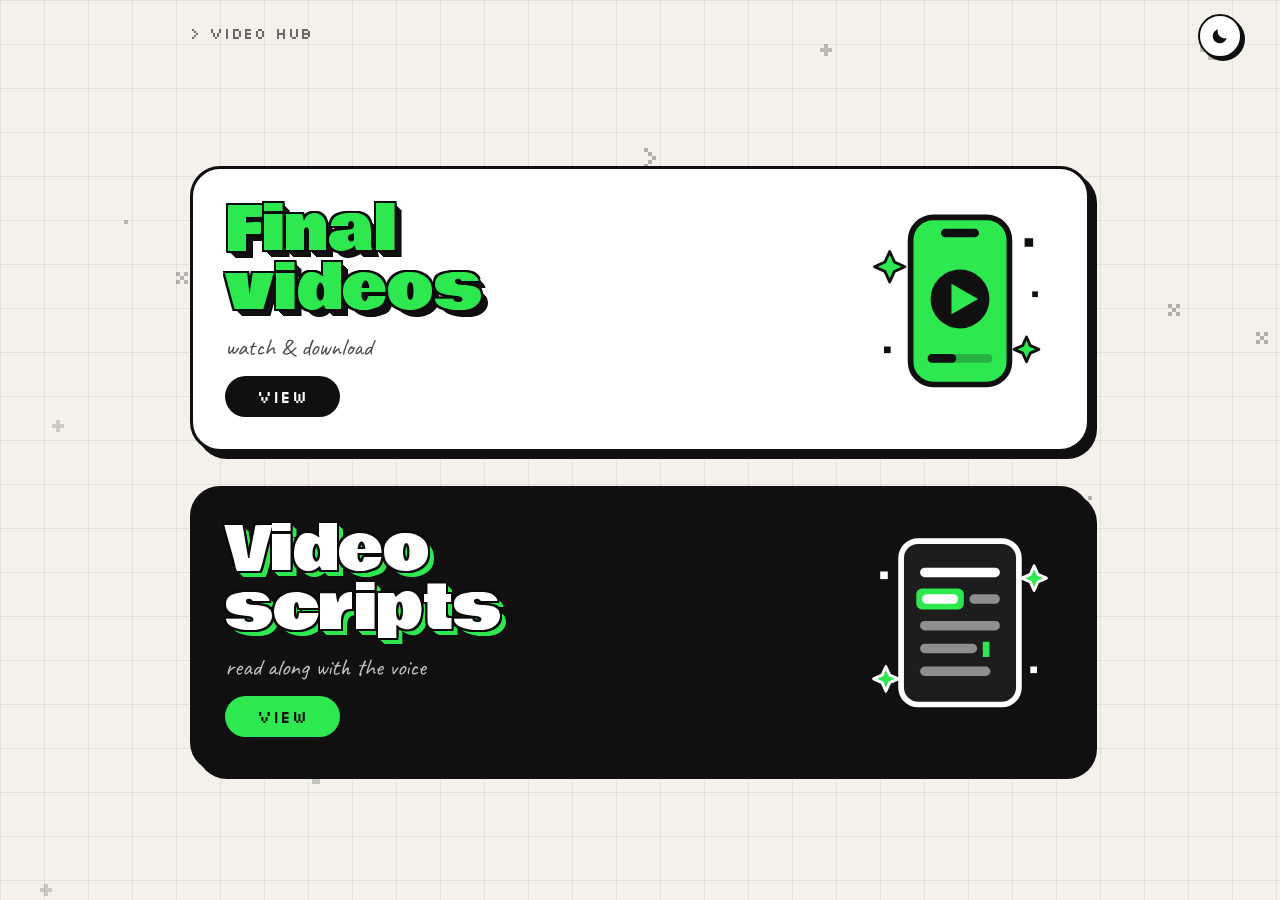
<file: index.html>
<!DOCTYPE html><html lang="en"><head><meta charset="UTF-8"><meta name="viewport" content="width=device-width, initial-scale=1">
<script>try{document.documentElement.dataset.theme=localStorage.getItem("theme")||(matchMedia("(prefers-color-scheme:dark)").matches?"dark":"light")}catch(e){document.documentElement.dataset.theme="light"}</script>
<link href="https://fonts.googleapis.com/css2?family=Archivo+Black&family=Bowlby+One&family=Bricolage+Grotesque:opsz,wght@12..96,400;12..96,500;12..96,800&family=Caveat:wght@500&family=Silkscreen&display=swap" rel="stylesheet">
<link rel="stylesheet" href="style.css?v=9"><title>Video Hub</title></head><body>
<main class="full">
<div class="logo px">&gt; Video Hub</div>
<div class="hub">
 <a class="big ca" href="videos.html"><h2>Final<br>videos</h2><em>watch &amp; download</em><svg class="art" viewBox="0 0 200 220" aria-hidden="true">
 <rect x="48" y="14" width="104" height="176" rx="24" fill="var(--acc)" stroke="var(--t)" stroke-width="6"/>
 <rect x="80" y="26" width="40" height="9" rx="4.5" fill="var(--t)"/>
 <circle cx="100" cy="100" r="31" fill="var(--t)"/><path d="M91 84L119 100 91 116z" fill="var(--acc)"/>
 <rect x="66" y="158" width="68" height="9" rx="4.5" fill="var(--t)" opacity=".25"/><rect x="66" y="158" width="30" height="9" rx="4.5" fill="var(--t)"/>
 <path class="sp" d="M26 50l5 11 11 5-11 5-5 11-5-11-11-5 11-5z" fill="var(--acc)" stroke="var(--t)" stroke-width="3" stroke-linejoin="round"/>
 <path class="sp d2" d="M170 140l4 9 9 4-9 4-4 9-4-9-9-4 9-4z" fill="var(--acc)" stroke="var(--t)" stroke-width="3" stroke-linejoin="round"/>
 <rect x="168" y="36" width="9" height="9" fill="var(--t)"/><rect x="20" y="150" width="7" height="7" fill="var(--t)"/><rect x="176" y="92" width="6" height="6" fill="var(--t)"/>
</svg><span class="pill">VIEW</span></a>
 <a class="big cb" href="scripts.html"><h2>Video<br>scripts</h2><em>read along with the voice</em><svg class="art" viewBox="0 0 200 220" aria-hidden="true">
 <rect x="38" y="18" width="124" height="172" rx="18" fill="var(--pp)" stroke="var(--t)" stroke-width="6"/>
 <rect x="58" y="46" width="84" height="10" rx="5" fill="var(--t)"/>
 <rect x="54" y="68" width="50" height="22" rx="6" fill="var(--acc)"/><rect x="60" y="74" width="38" height="10" rx="5" fill="var(--t)"/>
 <rect x="110" y="74" width="32" height="10" rx="5" fill="var(--t)" opacity=".5"/>
 <rect x="58" y="102" width="84" height="10" rx="5" fill="var(--t)" opacity=".5"/><rect x="58" y="126" width="60" height="10" rx="5" fill="var(--t)" opacity=".5"/><rect x="58" y="150" width="74" height="10" rx="5" fill="var(--t)" opacity=".5"/>
 <rect class="cur" x="124" y="124" width="7" height="16" fill="var(--acc)"/>
 <path class="sp" d="M178 44l4 9 9 4-9 4-4 9-4-9-9-4 9-4z" fill="var(--acc)" stroke="var(--t)" stroke-width="3" stroke-linejoin="round"/>
 <path class="sp d2" d="M22 150l4 9 9 4-9 4-4 9-4-9-9-4 9-4z" fill="var(--acc)" stroke="var(--t)" stroke-width="3" stroke-linejoin="round"/>
 <rect x="16" y="50" width="8" height="8" fill="var(--t)"/><rect x="174" y="150" width="7" height="7" fill="var(--t)"/>
</svg><span class="pill">VIEW</span></a>
</div>
</main>
<script src="lib.js?v=9"></script>
</body></html>
</file>
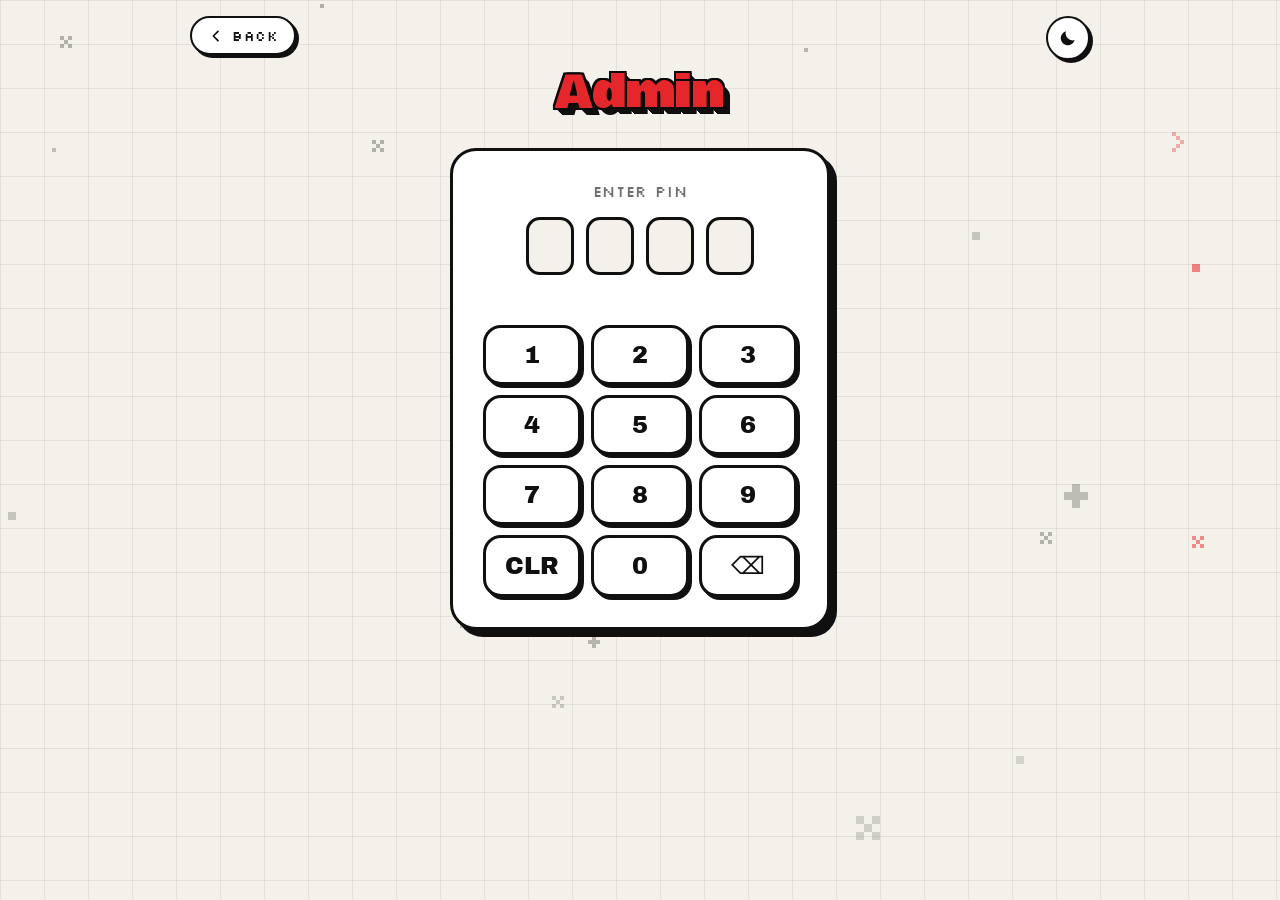
<file: admin.html>
<!DOCTYPE html><html lang="en"><head><meta charset="UTF-8"><meta name="viewport" content="width=device-width, initial-scale=1"><meta name="robots" content="noindex,nofollow">
<script>try{document.documentElement.dataset.theme=localStorage.getItem("theme")||(matchMedia("(prefers-color-scheme:dark)").matches?"dark":"light")}catch(e){document.documentElement.dataset.theme="light"}</script>
<link href="https://fonts.googleapis.com/css2?family=Archivo+Black&family=Bowlby+One&family=Bricolage+Grotesque:opsz,wght@12..96,400;12..96,500;12..96,800&family=Caveat:wght@500&family=Silkscreen&display=swap" rel="stylesheet">
<link rel="stylesheet" href="style.css?v=9"><title>Admin</title>
<style>
/* RED THEME - admin page only */
:root{--acc:#e5262b;--hl:rgba(229,38,43,.28)}
[data-theme=dark]{--acc:#ff4a4a;--sh:#ff4a4a;--hl:rgba(255,74,74,.3)}
:root:not([data-theme=dark]){--sh:#101010}
.pin,.fm{padding:clamp(18px,4vw,30px);display:flex;flex-direction:column;gap:16px}
.pin{max-width:380px;margin:auto;align-items:center;text-align:center;width:100%}
.dots{display:flex;gap:12px}.dots i{width:48px;height:58px;border:3px solid var(--bd);border-radius:14px;display:grid;place-items:center;background:var(--bg)}
.dots i.on::after{content:"";width:18px;height:18px;border-radius:50%;background:var(--acc);border:3px solid var(--bd)}
.shake{animation:sh .4s}@keyframes sh{25%{transform:translateX(-8px)}75%{transform:translateX(8px)}}
.keys{display:grid;grid-template-columns:repeat(3,1fr);gap:10px;width:100%}
.keys button{font-family:'Archivo Black',sans-serif;font-size:1.5rem;padding:14px 0;color:var(--ink);background:var(--card);border:3px solid var(--bd);border-radius:18px;box-shadow:3px 3px 0 var(--sh);cursor:pointer}
.keys button:active{transform:translate(2px,2px);box-shadow:1px 1px 0 var(--sh)}
.btn,.num{color:#fff}
.fld{display:flex;flex-direction:column;gap:6px;font-weight:800;text-align:left}
input,textarea,select{font:inherit;font-weight:500;padding:12px 14px;border:3px solid var(--bd);border-radius:14px;background:var(--bg);color:var(--ink);width:100%}
textarea{resize:vertical;line-height:1.5}
.row .ttl{flex:1;min-width:0}.acts{display:flex;gap:8px;flex-wrap:wrap;justify-content:flex-end}
.dng{background:#7a0b0e;color:#fff}
.err{color:var(--acc);font-weight:800}
/* top bar */
.top{display:flex;flex-direction:column;gap:6px;padding-top:2px}
.cluster{display:flex;justify-content:space-between;align-items:center;gap:10px}
.rt{display:flex;align-items:center;gap:10px}
.cluster .theme{position:static}
.circ{width:44px;height:44px;padding:0;justify-content:center}
.circ svg{width:20px;height:20px;fill:none;stroke:currentColor;stroke-width:2.4;stroke-linecap:round;stroke-linejoin:round}
.cluster .back svg{width:16px;height:16px;fill:none;stroke:currentColor;stroke-width:2.6;stroke-linecap:round;stroke-linejoin:round}
.ttlc{text-align:center;font-size:clamp(2rem,9vw,2.8rem);padding:2px 0 8px}
/* big tabs */
.tabs{display:grid;grid-template-columns:1fr 1fr;gap:14px}
.tabs button{--hf:var(--acc);--hs:#101010;font-family:'Bowlby One','Archivo Black',sans-serif;text-transform:none;letter-spacing:0;font-size:clamp(1.7rem,8vw,2.5rem);padding:clamp(20px,5vw,28px) 10px clamp(24px,5vw,32px);line-height:1;color:var(--hf);background:var(--card);border:3px solid var(--bd);border-radius:22px;box-shadow:5px 5px 0 var(--sh);cursor:pointer;
 text-shadow:-2px -2px 0 #0b0b0b,2px -2px 0 #0b0b0b,-2px 2px 0 #0b0b0b,2px 2px 0 #0b0b0b,0 -2px 0 #0b0b0b,0 2px 0 #0b0b0b,-2px 0 0 #0b0b0b,2px 0 0 #0b0b0b,3px 3px 0 var(--hs),4px 4px 0 var(--hs),5px 5px 0 var(--hs),6px 6px 0 #0b0b0b}
[data-theme=dark] .tabs button{--hf:#f4f3ee;--hs:var(--acc)}
.tabs button:active{transform:translate(3px,3px);box-shadow:1px 1px 0 var(--sh)}
.tabs button.on,[data-theme=dark] .tabs button.on{background:var(--acc);--hf:#fff;--hs:#101010}
/* plus button + fade */
.afade{position:fixed;left:0;right:0;bottom:0;height:min(170px,26vh);z-index:4;pointer-events:none;background:linear-gradient(to bottom,transparent,var(--bg) 72%)}
.fab{position:fixed;left:50%;transform:translateX(-50%);bottom:max(18px,env(safe-area-inset-bottom));z-index:6;width:74px;height:74px;border-radius:50%;border:3px solid var(--bd);background:var(--acc);color:#fff;display:grid;place-items:center;cursor:pointer;box-shadow:5px 5px 0 var(--sh)}
.fab svg{width:34px;height:34px;fill:none;stroke:currentColor;stroke-width:3.4;stroke-linecap:round}
.fab:active{transform:translate(calc(-50% + 3px),3px);box-shadow:1px 1px 0 var(--sh)}
.pad{height:150px}
/* form extras */
.sec{font-family:'Silkscreen',monospace;text-transform:uppercase;font-size:.8rem;letter-spacing:.06em;color:var(--mute);margin-top:4px}
.pastebar{display:flex;justify-content:space-between;align-items:center;gap:10px}
.mini{padding:7px 14px;font-size:.78rem}
.file{display:flex;align-items:center;gap:12px;flex-wrap:wrap;padding:12px 14px;border:3px dashed var(--bd);border-radius:14px;background:var(--bg)}
.file input{display:none}
.file span{font-weight:500;color:var(--mute);word-break:break-all;flex:1;min-width:120px}
.fbar{display:flex;gap:10px;flex-wrap:wrap;align-items:center}
</style></head><body>
<main><div class="top"><div class="cluster" id="cluster"><div class="rt" id="rt"></div></div><h1 class="ttlc">Admin</h1></div><div id="app"></div></main>
<script>
/* admin only: recolor the green background sparkles to red (lib.js is shared with the main site and stays untouched) */
(function(){var d=Object.getOwnPropertyDescriptor(CanvasRenderingContext2D.prototype,"fillStyle");
Object.defineProperty(CanvasRenderingContext2D.prototype,"fillStyle",{get:d.get,set:function(v){if(typeof v==="string")v=v.replace("rgba(46,232,79,","rgba(229,38,43,");d.set.call(this,v)}})})();
</script>
<script src="lib.js?v=9"></script>
<script>
const PIN="6767",{o,r}=repo();let tab="videos",token=localStorage.getItem("ghtoken")||"",notice="";
const app=$("app"),base="https://api.github.com/repos/"+o+"/"+r;
const hdr=(x={})=>({Accept:"application/vnd.github+json",Authorization:"Bearer "+token,...x});
async function gh(p,opt={}){const res=await fetch(base+p,{cache:"no-store",...opt,headers:hdr(opt.headers)});
 if(!res.ok){const e=new Error("http");e.status=res.status;throw e}return res.status===204?null:res.json()}
async function raw(p){const res=await fetch(base+"/contents/"+p,{cache:"no-store",headers:hdr({Accept:"application/vnd.github.raw+json"})});if(!res.ok)throw 0;return res.text()}
const cp=p=>"/contents/"+p.split("/").map(encodeURIComponent).join("/");
const ls=async d=>{try{return await gh(cp(d))}catch(e){if(e.status===404)return[];throw e}};
const put=(p,b64,sha,m)=>gh(cp(p),{method:"PUT",headers:{"Content-Type":"application/json"},body:JSON.stringify({message:m,content:b64,...(sha?{sha}:{})})});
const del=(p,sha,m)=>gh(cp(p),{method:"DELETE",headers:{"Content-Type":"application/json"},body:JSON.stringify({message:m,sha})});
const enc=t=>{const b=new TextEncoder().encode(t);let s="";for(let i=0;i<b.length;i+=8192)s+=String.fromCharCode(...b.subarray(i,i+8192));return btoa(s)};
const fb64=f=>new Promise((ok,no)=>{const x=new FileReader();x.onload=()=>ok(x.result.split(",")[1]);x.onerror=no;x.readAsDataURL(f)});
const slug=t=>t.toLowerCase().normalize("NFKD").replace(/[^a-z0-9]+/g,"-").replace(/^-|-$/g,"").slice(0,28);
const explain=e=>e.status===401?(localStorage.removeItem("ghtoken"),token="","The GitHub token is wrong or expired. Add a new one."):e.status===403||e.status===404?"GitHub says no. Check the token allows 'Contents: Read and write' for the repository "+r+".":e.status===409||e.status===422?"A save clashed with another one. Wait a few seconds and try again.":"Something went wrong"+(e.status?" ("+e.status+")":"")+". Check your internet and try again.";
const btn=(c,t,f)=>{const b=el("button",c);b.type="button";b.textContent=t;b.onclick=f;return b};

const IC_BACK='<svg viewBox="0 0 24 24"><path d="M15 5l-7 7 7 7"/></svg>',
IC_EXIT='<svg viewBox="0 0 24 24"><path d="M9 21H5a2 2 0 0 1-2-2V5a2 2 0 0 1 2-2h4"/><path d="M16 17l5-5-5-5"/><path d="M21 12H9"/></svg>',
IC_PLUS='<svg viewBox="0 0 24 24"><path d="M12 4v16M4 12h16"/></svg>';
const cluster=$("cluster");
const backb=el("button","back");backb.id="backb";backb.type="button";backb.innerHTML=IC_BACK+"Back";
const exitb=el("button","back circ");exitb.id="exitb";exitb.type="button";exitb.innerHTML=IC_EXIT;exitb.setAttribute("aria-label","Exit admin");exitb.title="Exit";
cluster.prepend(backb);const rt=$("rt");rt.append(exitb);
const tb=document.querySelector("body > .theme");if(tb)rt.append(tb);
const fade=el("div","afade"),fab=el("button","fab");fab.type="button";fab.innerHTML=IC_PLUS;fab.setAttribute("aria-label","Add new");
document.body.append(fade,fab);
let goBack=()=>{location.href="index.html"};
backb.onclick=()=>goBack();
exitb.onclick=()=>{sessionStorage.removeItem("adm");gate()};
// v: "gate" | "connect" | "dash" | "form"
function view(v){
 fade.hidden=fab.hidden=v!=="dash";
 exitb.hidden=v==="gate";
 goBack=v==="form"?()=>dash():()=>{location.href="index.html"};
 scrollTo(0,0);
}

function gate(){
 view("gate");
 app.innerHTML='<div class="card pin"><p class="px hint">Enter PIN</p><div class="dots" id="dots"><i></i><i></i><i></i><i></i></div><p class="hint" id="pm">&nbsp;</p><div class="keys" id="keys"></div></div>';
 let v="",busy=false;const dots=[...document.querySelectorAll("#dots i")];
 const paint=()=>dots.forEach((d,i)=>d.classList.toggle("on",i<v.length));
 const press=k=>{if(busy)return;if(k==="x")v=v.slice(0,-1);else if(k==="c")v="";else if(v.length<4)v+=k;paint();
  if(v.length===4){if(v===PIN){removeEventListener("keydown",kd);sessionStorage.setItem("adm","1");start()}
   else{busy=true;$("pm").textContent="Wrong PIN";$("dots").classList.add("shake");setTimeout(()=>{$("dots").classList.remove("shake");v="";busy=false;paint();$("pm").innerHTML="&nbsp;"},500)}}};
 const kd=e=>{if(/^\d$/.test(e.key))press(e.key);else if(e.key==="Backspace")press("x")};
 addEventListener("keydown",kd);
 const L={c:"CLR",x:"\u232B"};["1","2","3","4","5","6","7","8","9","c","0","x"].forEach(k=>{const b=el("button");b.textContent=L[k]||k;b.onclick=()=>press(k);$("keys").append(b)});
}
function start(){token?dash():connect()}
function connect(m){
 view("connect");
 app.innerHTML='<div class="card fm"><h1>Connect</h1><p class="hint">Link your GitHub account</p><p class="hint">Repository: <b></b></p><label class="fld">GitHub token<input id="tok" type="password" autocomplete="off" placeholder="github_pat_..."></label><p class="hint">Paste it once. It is kept only in this browser.</p><p class="err" id="cm"></p><div class="bar"></div></div>';
 app.querySelector("b").textContent=o+"/"+r;if(m)$("cm").textContent=m;
 app.querySelector(".bar").append(btn("btn","Connect",async()=>{token=$("tok").value.trim();
  try{const j=await gh("");if(!j.permissions||!j.permissions.push)throw{status:403};localStorage.setItem("ghtoken",token);dash()}catch(e){token="";$("cm").textContent=explain(e)}}));
}
async function dash(){
 view("dash");
 app.innerHTML='<div style="display:flex;flex-direction:column;gap:18px"><div class="tabs"></div><p class="hint" id="nt"></p><div class="list" id="items"></div><div class="pad"></div></div>';
 const tabs=app.querySelector(".tabs");
 [["videos","Video"],["scripts","Script"]].forEach(([k,l])=>{tabs.append(btn(tab===k?"on":"",l,()=>{tab=k;dash()}))});
 fab.onclick=()=>form(null);
 $("nt").textContent=notice;notice="";
 const box=$("items");box.append(msg("Loading..."));
 try{
  const names=natural((await ls(tab)).filter(x=>x.type==="dir").map(x=>x.name)).reverse();
  const ts=await Promise.all(names.map(n=>raw(tab+"/"+n+"/info.txt").then(t=>parseInfo(t).title||pretty(n)).catch(()=>pretty(n))));
  box.innerHTML="";if(!names.length)box.append(msg("Nothing here yet. Tap the + button."));
  names.forEach((n,i)=>{const row=el("div","card row"),num=el("span","num"),t=el("span","ttl"),a=el("div","acts");
   num.textContent=numOf(n,0);t.textContent=ts[i];
   const idle=()=>{a.innerHTML="";a.append(btn("back","Edit",()=>form(n)),btn("back","Delete",ask))};
   const ask=()=>{a.innerHTML="";a.append(btn("back dng","Yes, delete",()=>remove(n,a)),btn("back","Cancel",idle))};
   idle();row.append(num,t,a);box.append(row)});
 }catch(e){box.innerHTML="";box.append(msg(explain(e)));if(e.status===401)setTimeout(()=>connect(),1500)}
}
async function renum(k,n){
 const R=await gh("/git/ref/heads/main"),cm=await gh("/git/commits/"+R.object.sha),tr=await gh("/git/trees/"+cm.tree.sha+"?recursive=1");
 const bl=tr.tree.filter(x=>x.type==="blob"&&x.path.startsWith(k+"/")),fo=natural([...new Set(bl.map(x=>x.path.split("/")[1]))]).filter(f=>f!==n),
 nn={};fo.forEach((f,i)=>nn[f]=String(i+1).padStart(2,"0")+"-"+f.replace(/^\d+-?/,""));
 const add=bl.filter(x=>nn[x.path.split("/")[1]]).map(x=>{const p=x.path.split("/");p[1]=nn[p[1]];return{path:p.join("/"),mode:x.mode,type:"blob",sha:x.sha}}),
 keep=new Set(add.map(x=>x.path)),dl=bl.map(x=>x.path).filter(p=>!keep.has(p)).map(path=>({path,mode:"100644",type:"blob",sha:null}));
 const t=await gh("/git/trees",{method:"POST",body:JSON.stringify({base_tree:cm.tree.sha,tree:[...add,...dl]})}),
 c=await gh("/git/commits",{method:"POST",body:JSON.stringify({message:"Delete "+n+" and renumber",tree:t.sha,parents:[cm.sha]})});
 await gh("/git/refs/heads/main",{method:"PATCH",body:JSON.stringify({sha:c.sha})});}
async function remove(n,a){
 a.textContent="Deleting...";
 try{await renum(tab,n);notice="Deleted and renumbered. GitHub needs 1-3 minutes to publish it to the live site."}
 catch(e){notice=explain(e)}
 dash();
}
async function form(item){
 view("form");
 const sc=tab==="scripts",k=tab;
 app.innerHTML='<div class="card fm"><h1></h1>'+
  '<label class="fld">'+(sc?"Header (title)":"Title")+'<input id="f_t" placeholder="'+(sc?"Script header":"Video title")+'"></label>'+
  '<label class="fld">'+(sc?"Instagram reel link":"YouTube link (clients watch this)")+'<input id="f_v" inputmode="url" placeholder="https://..."></label>'+
  (sc?"":'<label class="fld">Google Drive link (for the Download button)<input id="f_d" inputmode="url" placeholder="https://drive.google.com/..."></label>')+
  '<label class="fld">Video shape<select id="f_s"><option value="vertical">Vertical (reel)</option><option value="wide">Wide (16:9)</option></select></label>'+
  (sc?'<div class="fld"><div class="pastebar"><span>Script text</span><button type="button" class="back mini" id="f_paste">Paste</button></div><textarea id="f_x" rows="14" placeholder="Paste or type the script here. One line per line. Blank line = new paragraph. Put *stars* around bold lines."></textarea></div>'+
   '<div class="fld"><span>Audio file (MP3)</span><label class="file"><input id="f_a" type="file" accept=".mp3,audio/mpeg"><span class="back" id="f_pick">Choose MP3</span><span id="f_an">No file chosen</span></label></div>':"")+
  '<p class="hint" id="st"></p><div class="fbar"></div></div>';
 app.querySelector("h1").textContent=(item?"Edit ":"New ")+(sc?"script":"video");
 const st=m=>{$("st").textContent=m},sh={};
 const bar=app.querySelector(".fbar"),save=btn("btn","Save",go),cancel=btn("back","Cancel",dash);bar.append(save,cancel);
 if(sc){
  $("f_a").onchange=()=>{const f=$("f_a").files[0];$("f_an").textContent=f?f.name:(item?"Keeping current audio":"No file chosen")};
  $("f_paste").onclick=async()=>{try{const t=await navigator.clipboard.readText();const x=$("f_x");x.value=x.value?x.value+"\n"+t:t}catch(e){st("Your browser blocked pasting. Long-press inside the box and choose Paste.")}};
  if(item)$("f_an").textContent="Keeping current audio (choose a file to replace it)";
 }
 if(item){st("Loading...");save.disabled=true;
  try{(await ls(k+"/"+item)).forEach(f=>sh[f.name]=f.sha);
   const i=parseInfo(await raw(k+"/"+item+"/info.txt").catch(()=>""));
   $("f_t").value=i.title||pretty(item);$("f_v").value=i.video;if(!sc)$("f_d").value=i.download;$("f_s").value=i.wide?"wide":"vertical";
   if(sc)$("f_x").value=await raw(k+"/"+item+"/script.txt").catch(()=>"");st("")}
  catch(e){st(explain(e));return}
  save.disabled=false}
 async function go(){
  const t=$("f_t").value.trim(),v=$("f_v").value.trim(),d=sc?"":$("f_d").value.trim(),w=$("f_s").value==="wide";
  if(!t)return st("Please enter a title.");
  let tx="",au=null;
  if(sc){tx=$("f_x").value.replace(/\r/g,"").trim();au=$("f_a").files[0]||null;
   if(!tx)return st("Please paste the script text.");
   if(!item&&!au)return st("Please choose the MP3 audio file.");
   if(au&&!/\.mp3$/i.test(au.name))return st("Audio must be an MP3 file.");
   if(au&&au.size>25*1024*1024)return st("That audio is over 25 MB. Export it smaller (96 kbps mono).")}
  save.disabled=true;
  try{
   let folder=item;
   if(!item){const dirs=(await ls(k)).filter(x=>x.type==="dir").map(x=>x.name);
    folder=String(Math.max(0,...dirs.map(n=>+(n.match(/^\d+/)||[0])[0]))+1).padStart(2,"0")+"-"+(slug(t)||"item")}
   const info="Title: "+t+"\nVideo: "+v+(d?"\nDownload: "+d:"")+"\nShape: "+(w?"wide":"vertical")+"\n";
   const fl=[];
   if(sc){fl.push({n:"script.txt",b:enc(tx+"\n")});if(au)fl.push({n:"audio.mp3",b:await fb64(au)})}
   fl.push({n:"info.txt",b:enc(info)});
   for(let i=0;i<fl.length;i++){st("Saving "+(i+1)+" of "+fl.length+"...");await put(k+"/"+folder+"/"+fl[i].n,fl[i].b,sh[fl[i].n],(item?"Update ":"Add ")+folder)}
   notice="Saved. GitHub needs 1-3 minutes to publish it to the live site.";dash();
  }catch(e){st(explain(e));save.disabled=false}
 }
}
sessionStorage.getItem("adm")==="1"?start():gate();
</script></body></html>
</file>
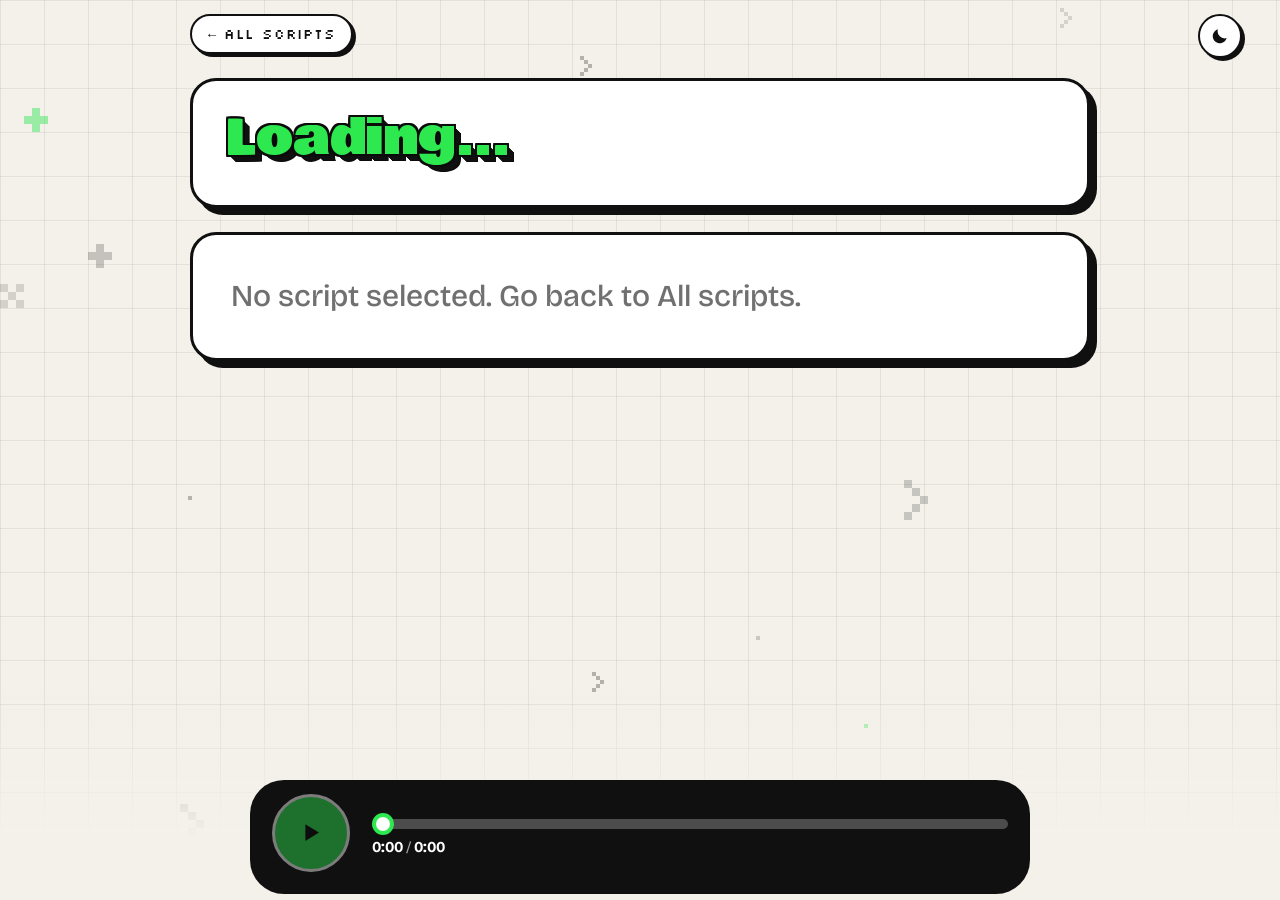
<file: player.html>
<!DOCTYPE html><html lang="en"><head><meta charset="UTF-8"><meta name="viewport" content="width=device-width, initial-scale=1">
<script>try{document.documentElement.dataset.theme=localStorage.getItem("theme")||(matchMedia("(prefers-color-scheme:dark)").matches?"dark":"light")}catch(e){document.documentElement.dataset.theme="light"}</script>
<link href="https://fonts.googleapis.com/css2?family=Archivo+Black&family=Bowlby+One&family=Bricolage+Grotesque:opsz,wght@12..96,400;12..96,500;12..96,800&family=Caveat:wght@500&family=Silkscreen&display=swap" rel="stylesheet">
<link rel="stylesheet" href="style.css?v=9"><title>Script</title></head><body>

<main style="padding-bottom:210px">
<a class="back" href="scripts.html">&larr; All scripts</a>
<header class="card"><h1 id="title">Loading...</h1></header>
<div class="card" id="res" hidden></div>
<article class="card" id="box"><p class="note">Loading audio and syncing the text...</p></article>
</main>
<div class="fade"></div>
<div class="dock">
 <button id="play" aria-label="Play audio" disabled></button>
 <div class="track"><div class="np" id="np"></div>
  <input id="bar" type="range" min="0" max="1000" value="0" aria-label="Seek">
  <div class="time"><b id="cur">0:00</b> <i>/</i> <b id="tot">0:00</b></div></div>
</div>
<audio id="audio" preload="auto"></audio>
<script src="lib.js?v=9"></script><script src="align.js?v=9"></script>
<script>
const audio=$("audio"),box=$("box"),btn=$("play"),bar=$("bar");
const PLAY='<svg viewBox="0 0 24 24"><path d="M7 4v16l13-8z"/></svg>',PAUSE='<svg viewBox="0 0 24 24"><path d="M6 4h4v16H6zM14 4h4v16h-4z"/></svg>';
btn.innerHTML=PLAY;
const folder=new URLSearchParams(location.search).get("s");
const fail=m=>{box.innerHTML='<p class="note"></p>';box.firstChild.textContent=m};
let words=[],active=-1,lastUser=0;
["wheel","touchmove","keydown"].forEach(e=>addEventListener(e,()=>lastUser=Date.now(),{passive:true}));
function follow(e){
 if(Date.now()-lastUser<4000)return;
 scrollTo({top:scrollY+e.getBoundingClientRect().top-innerHeight*0.38,behavior:"smooth"});
}
async function init(){
 if(!folder)return fail("No script selected. Go back to All scripts.");
 const info=await readInfo("scripts",folder);
 $("title").textContent=cap(info.title);$("np").textContent=info.title;document.title=info.title;
 if(info.video){$("res").hidden=false;$("res").append(buildEmbed(info.video,info.wide,true))}
 const base="scripts/"+encodeURIComponent(folder)+"/";let txt,ab;
 try{
  const [a,b]=await Promise.all([fetch(base+"script.txt?"+Date.now()),fetch(base+"audio.mp3")]);
  if(a.status===404||b.status===404){box.innerHTML="";box.append(cookBox());return}
  if(!a.ok||!b.ok)throw 0;txt=await a.text();ab=await b.arrayBuffer();
 }catch(e){return fail("Could not load script.txt / audio.mp3 from folder: "+folder+". Open this page from your live link (not by double-clicking the file), and check that both files are inside the folder.")}
 audio.src=URL.createObjectURL(new Blob([ab],{type:"audio/mpeg"}));
 await new Promise(r=>{if(audio.readyState>=1)r();else audio.addEventListener("loadedmetadata",r,{once:true});audio.addEventListener("error",r,{once:true})});
 $("tot").textContent=fmt(audio.duration||0);
 const lines=parseScript(txt);let data;
 try{
  const ctx=new(window.AudioContext||window.webkitAudioContext)();
  const buf=await ctx.decodeAudioData(ab.slice(0));
  data=alignBest(buf.getChannelData(0),buf.sampleRate,lines);ctx.close&&ctx.close();
 }catch(e){data=align(new Float32Array(Math.max(1000,Math.round((audio.duration||60)*1000))).fill(1),1000,lines,13)}
 box.innerHTML="";
 data.forEach(l=>{const d=el("div","l"+(l.b?" b":"")+(l.br?" br":""));
  l.w.forEach(([t,s])=>{const e=el("span","w");e.textContent=t;
   e.onclick=()=>{audio.currentTime=s;audio.play()};d.append(e," ");words.push({el:e,s})});box.append(d)});
 btn.disabled=false;
}
function update(){
 const t=audio.currentTime;let idx=-1;
 for(let i=0;i<words.length;i++){if(words[i].s<=t)idx=i;else break}
 if(idx!==active){
  words.forEach((w,i)=>{w.el.classList.toggle("done",i<idx);w.el.classList.toggle("now",i===idx)});active=idx;
  if(idx>=0&&!audio.paused)follow(words[idx].el);
 }
 $("cur").textContent=fmt(t);
 if(audio.duration){const p=t/audio.duration*1000;bar.value=p;bar.style.setProperty("--p",p/10+"%")}
}
const loop=()=>{update();if(!audio.paused)requestAnimationFrame(loop)};
audio.addEventListener("play",()=>{btn.innerHTML=PAUSE;btn.setAttribute("aria-label","Pause audio");loop()});
audio.addEventListener("pause",()=>{btn.innerHTML=PLAY;btn.setAttribute("aria-label","Play audio")});
audio.addEventListener("ended",()=>{words.forEach(w=>{w.el.classList.add("done");w.el.classList.remove("now")})});
audio.addEventListener("seeked",update);
btn.onclick=()=>audio.paused?audio.play():audio.pause();
bar.oninput=()=>{if(audio.duration)audio.currentTime=bar.value/1000*audio.duration};
init();
</script>

</body></html>
</file>
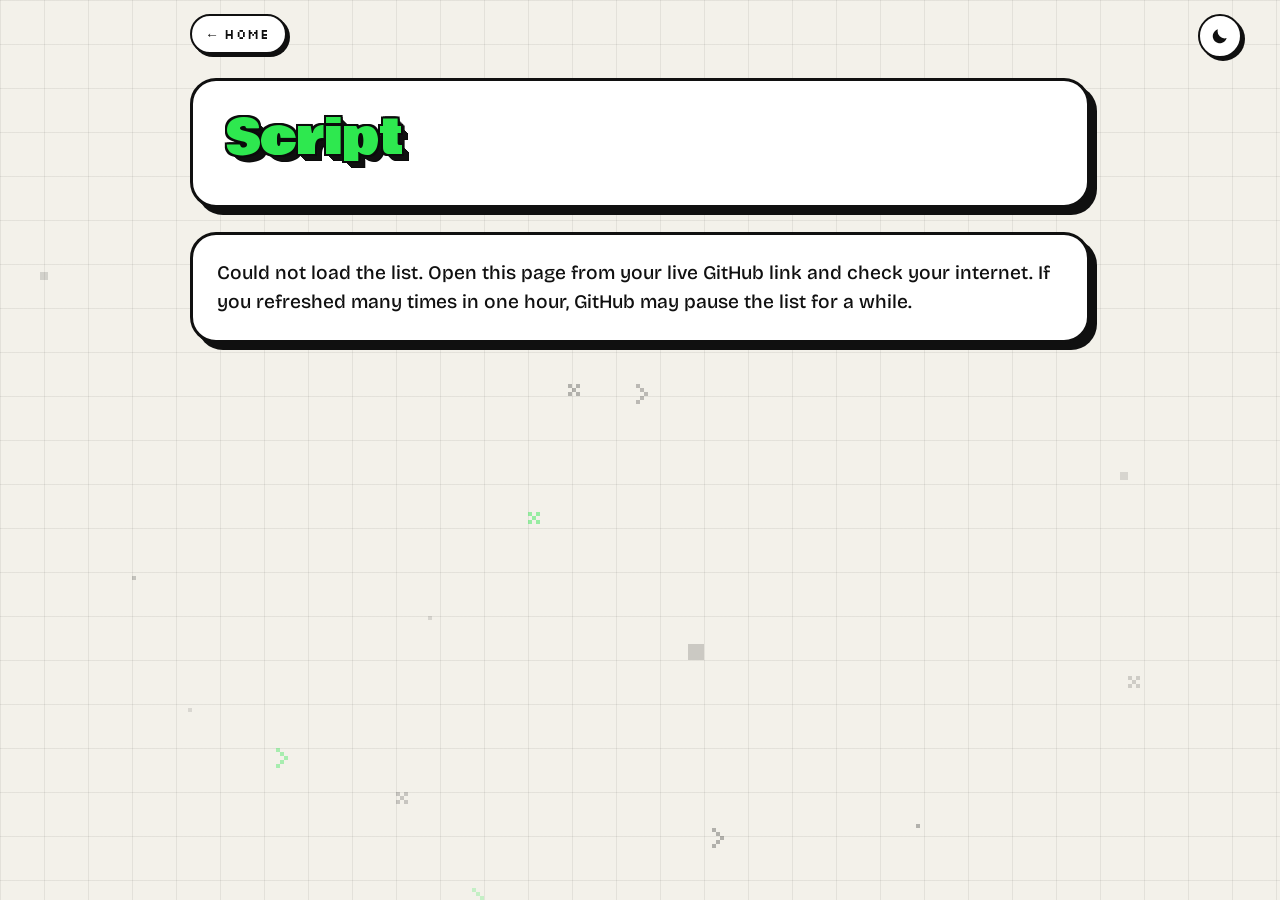
<file: scripts.html>
<!DOCTYPE html><html lang="en"><head><meta charset="UTF-8"><meta name="viewport" content="width=device-width, initial-scale=1">
<script>try{document.documentElement.dataset.theme=localStorage.getItem("theme")||(matchMedia("(prefers-color-scheme:dark)").matches?"dark":"light")}catch(e){document.documentElement.dataset.theme="light"}</script>
<link href="https://fonts.googleapis.com/css2?family=Archivo+Black&family=Bowlby+One&family=Bricolage+Grotesque:opsz,wght@12..96,400;12..96,500;12..96,800&family=Caveat:wght@500&family=Silkscreen&display=swap" rel="stylesheet">
<link rel="stylesheet" href="style.css?v=9"><title>Script</title></head><body>
<main>
<a class="back" href="index.html">&larr; Home</a>
<header class="card"><h1>Script</h1></header>
<div class="list" id="list"></div>
</main>
<script src="lib.js?v=9"></script>
<script>folderList("scripts","script")</script>
</body></html>
</file>
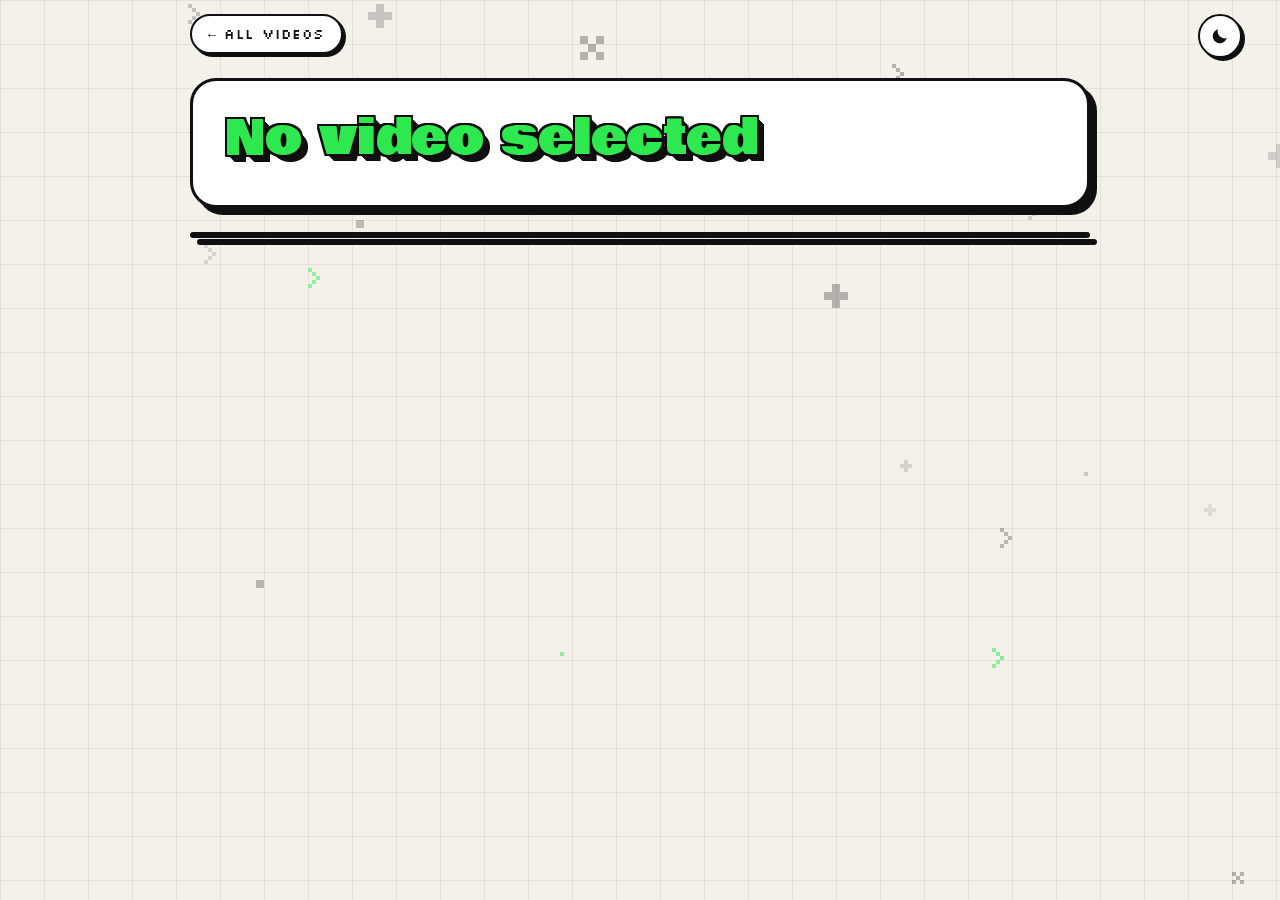
<file: video.html>
<!DOCTYPE html><html lang="en"><head><meta charset="UTF-8"><meta name="viewport" content="width=device-width, initial-scale=1">
<script>try{document.documentElement.dataset.theme=localStorage.getItem("theme")||(matchMedia("(prefers-color-scheme:dark)").matches?"dark":"light")}catch(e){document.documentElement.dataset.theme="light"}</script>
<link href="https://fonts.googleapis.com/css2?family=Archivo+Black&family=Bowlby+One&family=Bricolage+Grotesque:opsz,wght@12..96,400;12..96,500;12..96,800&family=Caveat:wght@500&family=Silkscreen&display=swap" rel="stylesheet">
<link rel="stylesheet" href="style.css?v=9"><title>Video</title></head><body>
<main>
<a class="back" href="videos.html">&larr; All videos</a>
<header class="card"><h1 id="title">Loading...</h1></header>
<div class="card" id="res"></div>
</main>
<script src="lib.js?v=9"></script>
<script>
const f=new URLSearchParams(location.search).get("f");
(async()=>{
 if(!f){$("title").textContent="No video selected";return}
 const info=await readInfo("videos",f);
 $("title").textContent=cap(info.title);document.title=info.title;
 if(!info.video){$("res").classList.add("cook-wrap");$("res").append(cookBox());return}
 const w=buildEmbed(info.video,info.wide,false),dl=driveDownload(info.download||"")||driveDownload(info.video);
 if(driveId(info.video)){const t=el("p","hint");t.textContent="Tip: tap the video once to hide the player buttons.";w.append(t)}
 if(dl){const a=el("a","btn");a.href=dl;a.textContent="Download video";w.append(a);
  const h=el("p","hint");h.textContent="Downloads the original file. Very large files may show a Google confirmation page first.";w.append(h)}
 $("res").append(w);
})();
</script>
</body></html>
</file>
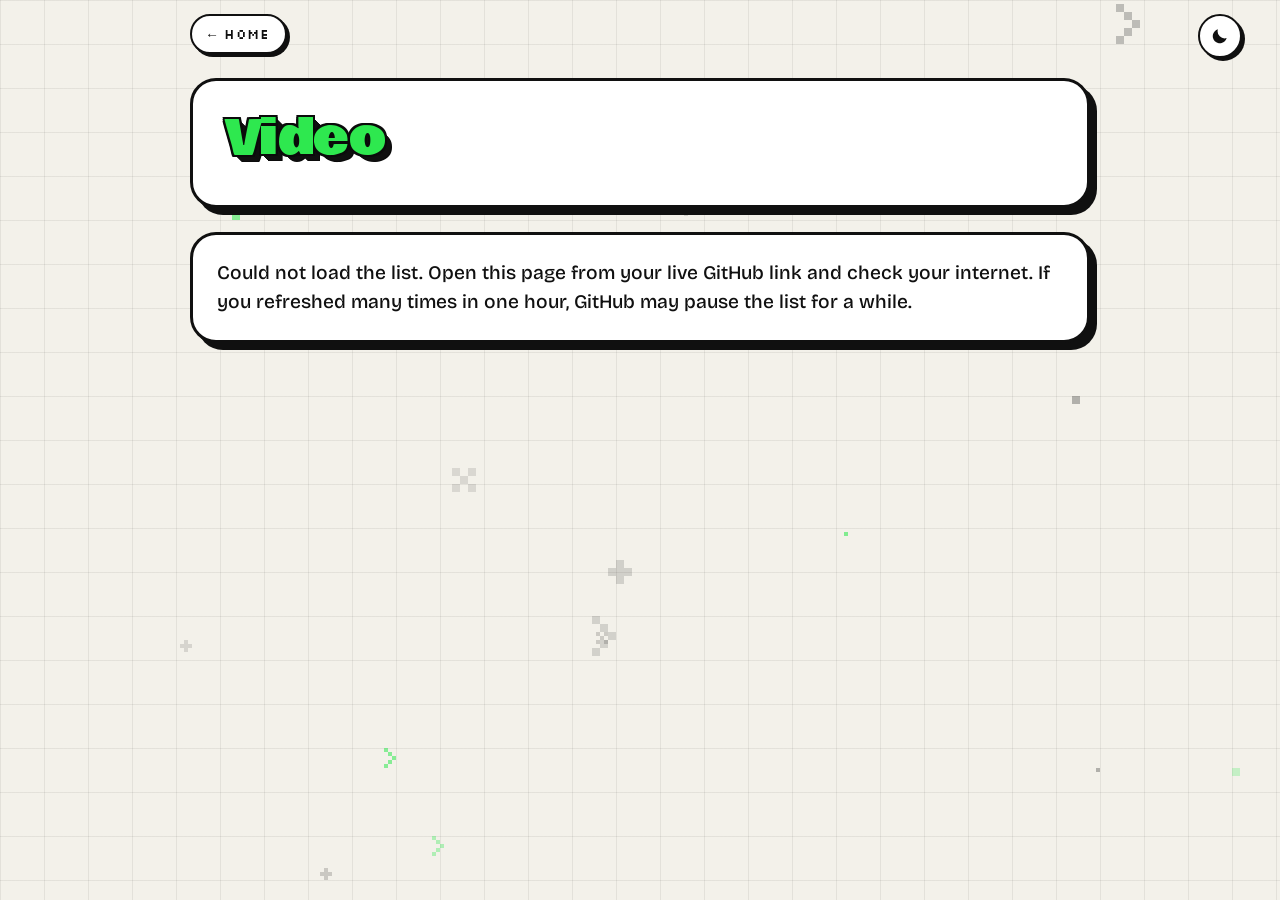
<file: videos.html>
<!DOCTYPE html><html lang="en"><head><meta charset="UTF-8"><meta name="viewport" content="width=device-width, initial-scale=1">
<script>try{document.documentElement.dataset.theme=localStorage.getItem("theme")||(matchMedia("(prefers-color-scheme:dark)").matches?"dark":"light")}catch(e){document.documentElement.dataset.theme="light"}</script>
<link href="https://fonts.googleapis.com/css2?family=Archivo+Black&family=Bowlby+One&family=Bricolage+Grotesque:opsz,wght@12..96,400;12..96,500;12..96,800&family=Caveat:wght@500&family=Silkscreen&display=swap" rel="stylesheet">
<link rel="stylesheet" href="style.css?v=9"><title>Video</title></head><body>
<main>
<a class="back" href="index.html">&larr; Home</a>
<header class="card"><h1>Video</h1></header>
<div class="list grid" id="list"></div>
</main>
<script src="lib.js?v=9"></script>
<script>folderList("videos","video")</script>
</body></html>
</file>
<file: style.css>
:root{--acc:#2ee84f;--yel:#f5b800;--bg:#f3f1ea;--ink:#101010;--card:#fff;--bd:#101010;--sh:#101010;--mute:rgba(16,16,16,.6);--line:rgba(16,16,16,.07);--hl:rgba(46,232,79,.34);
 --dkb:#101010;--dkt:#fff;--ca:#fff;--ta:#101010;--pa:#fff;--cb:#101010;--tb:#fff;--pb:#1d1d1d;--pillb:#2ee84f;--pillt:#0b0b0b;--pilla:#101010;--pillat:#fff}
[data-theme=dark]{--bg:#101010;--ink:#f4f3ee;--card:#1b1b1b;--bd:#f4f3ee;--sh:#2ee84f;--mute:rgba(244,243,238,.62);--line:rgba(255,255,255,.05);--hl:rgba(46,232,79,.3);
 --dkb:#f4f3ee;--dkt:#101010;--ca:#1b1b1b;--ta:#f4f3ee;--pa:#2a2a2a;--cb:#2ee84f;--tb:#0b0b0b;--pb:#f4f3ee;--pillb:#0b0b0b;--pillt:#2ee84f;--pilla:#f4f3ee;--pillat:#101010}
*{box-sizing:border-box;margin:0}
[hidden]{display:none!important}
html{color-scheme:light}[data-theme=dark]{color-scheme:dark}
body{font-family:'Bricolage Grotesque',system-ui,-apple-system,'Segoe UI',sans-serif;color:var(--ink);background-color:var(--bg);
 background-image:linear-gradient(var(--line) 1px,transparent 1px),linear-gradient(90deg,var(--line) 1px,transparent 1px);background-size:44px 44px;background-attachment:fixed;
 min-height:100vh;display:flex;justify-content:center;padding:14px clamp(12px,3vw,40px) clamp(14px,3vw,40px);position:relative;overflow-x:hidden;transition:background-color .3s,color .3s}
#fx{position:fixed;inset:0;width:100%;height:100%;z-index:0;pointer-events:none}
main{position:relative;z-index:1;width:100%;max-width:900px;display:flex;flex-direction:column;gap:clamp(14px,2.4vw,24px)}
main.full{min-height:calc(100svh - 14px - clamp(14px,3vw,40px))}
.px{font-family:'Silkscreen','Courier New',monospace;text-transform:uppercase;letter-spacing:.04em}
.card{background:var(--card);border:3px solid var(--bd);border-radius:26px;box-shadow:7px 7px 0 var(--sh);transition:background-color .3s,border-color .3s}
:focus-visible{outline:3px solid var(--acc);outline-offset:3px}
h1,h2,.num{font-family:'Archivo Black','Bricolage Grotesque',sans-serif;font-weight:400;text-transform:uppercase;letter-spacing:-.01em}
header.card{padding:clamp(18px,3.4vw,32px)}
h1{font-size:clamp(1.7rem,6vw,3.2rem);line-height:1.05}
.back,.theme{font-family:'Silkscreen','Courier New',monospace;text-transform:uppercase;font-size:.85rem;letter-spacing:.04em;color:var(--ink);text-decoration:none;
 background:var(--card);border:2.5px solid var(--bd);border-radius:99px;padding:9px 16px;box-shadow:3px 3px 0 var(--sh);cursor:pointer;display:inline-flex;align-items:center;gap:8px}
.back{align-self:flex-start}
.theme{position:absolute;top:14px;right:clamp(12px,3vw,40px);z-index:30}
.theme{width:44px;height:44px;padding:0;justify-content:center}
.theme svg{width:20px;height:20px;fill:currentColor}
.back:active,.theme:active{transform:translate(2px,2px);box-shadow:1px 1px 0 var(--sh)}
.btn{display:inline-block;text-decoration:none;color:#0b0b0b;font-family:'Archivo Black',sans-serif;text-transform:uppercase;font-size:1.05rem;padding:15px 28px;background:var(--acc);
 border:3px solid var(--bd);border-radius:99px;box-shadow:5px 5px 0 var(--sh);text-align:center;cursor:pointer}
.btn:active{transform:translate(3px,3px);box-shadow:1px 1px 0 var(--sh)}
.msg{padding:24px;font-size:1.2rem;font-weight:500;line-height:1.5}
.hint{font-size:.95rem;font-weight:500;color:var(--mute);text-align:center}
/* home */
.logo{font-size:1rem;color:var(--mute);padding:9px 0}
.hub{flex:1;display:flex;flex-direction:column;justify-content:center;gap:clamp(22px,3.6vw,34px);padding-block:12px}
.big{--t:var(--ta);--pp:var(--pa);--hf:var(--acc);--hs:#101010;position:relative;display:grid;grid-template-columns:1fr auto;align-content:center;align-items:center;column-gap:clamp(10px,3vw,28px);row-gap:6px;
 min-height:clamp(200px,29vh,270px);padding:clamp(18px,3.4vw,32px);border:3px solid var(--bd);border-radius:30px;text-decoration:none;
 background:var(--ca);color:var(--ta);box-shadow:7px 7px 0 var(--sh);transition:transform .12s,box-shadow .12s,background-color .3s}
.big.cb{--t:var(--tb);--pp:var(--pb);--hf:#fff;--hs:var(--acc);background:var(--cb);color:var(--tb)}
[data-theme=dark] .big{--hf:#f4f3ee;--hs:var(--acc)}
[data-theme=dark] .big.cb{--hf:#fff;--hs:#0b0b0b}
.big:hover{transform:translate(-3px,-3px);box-shadow:11px 11px 0 var(--sh)}
.big:active{transform:translate(4px,4px);box-shadow:2px 2px 0 var(--sh)}
.big h2{grid-column:1;font-family:'Bowlby One','Archivo Black',sans-serif;text-transform:none;letter-spacing:0;font-size:clamp(1.9rem,8.6vw,3.8rem);line-height:.98;color:var(--hf);padding-bottom:6px;
 text-shadow:-2px -2px 0 #0b0b0b,2px -2px 0 #0b0b0b,-2px 2px 0 #0b0b0b,2px 2px 0 #0b0b0b,0 -2px 0 #0b0b0b,0 2px 0 #0b0b0b,-2px 0 0 #0b0b0b,2px 0 0 #0b0b0b,
 3px 3px 0 var(--hs),4px 4px 0 var(--hs),5px 5px 0 var(--hs),6px 6px 0 var(--hs),7px 7px 0 #0b0b0b}
.big em{grid-column:1;font-family:'Caveat',cursive;font-style:normal;font-size:clamp(1.15rem,3.6vw,1.5rem);opacity:.75}
.art{grid-column:2;grid-row:1/4;width:clamp(100px,27vw,190px);height:auto}
.pill{grid-column:1;justify-self:start;margin-top:8px;font-family:'Silkscreen',monospace;font-size:clamp(.85rem,2.4vw,1.05rem);letter-spacing:.06em;padding:10px clamp(20px,4vw,32px);border-radius:99px;background:var(--pilla);color:var(--pillat)}
.big.cb .pill{background:var(--pillb);color:var(--pillt)}
.sp{transform-box:fill-box;transform-origin:center;animation:blink 2.8s steps(2,jump-none) infinite}.sp.d2{animation-delay:1.4s}
.cur{animation:blink 1.2s steps(2,jump-none) infinite}
@keyframes blink{50%{opacity:.2;transform:scale(.8)}}
@media(prefers-reduced-motion:reduce){.sp,.cur{animation:none}}
/* script list: numbered rows */
.list{display:flex;flex-direction:column;gap:clamp(12px,2vw,18px)}
.row{display:flex;align-items:center;gap:clamp(12px,2.4vw,22px);padding:clamp(12px,2vw,18px);text-decoration:none;color:inherit;transition:transform .1s,box-shadow .1s}
.row:hover{transform:translate(-2px,-2px);box-shadow:10px 10px 0 var(--sh)}
.row:active{transform:translate(4px,4px);box-shadow:2px 2px 0 var(--sh)}
.num{flex:none;min-width:clamp(56px,9vw,76px);height:clamp(56px,9vw,76px);display:grid;place-items:center;border:3px solid var(--bd);border-radius:18px;background:var(--acc);color:#0b0b0b;font-size:clamp(1.3rem,3vw,1.8rem);padding:0 10px}
.ttl{font-weight:800;font-size:clamp(1.15rem,2.8vw,1.7rem);line-height:1.2}
/* video list: folders */
.list.grid{display:grid;grid-template-columns:repeat(auto-fill,minmax(250px,1fr));gap:38px 24px;padding-top:20px}
.fold{position:relative;display:block;text-decoration:none;color:inherit}
.fold .tab{position:absolute;left:24px;top:-20px;width:100px;height:36px;background:var(--c);border:3px solid var(--bd);border-bottom:0;border-radius:14px 14px 0 0}
.fold .body{position:relative;z-index:1;display:grid;grid-template-columns:auto 1fr;gap:16px 12px;align-content:space-between;min-height:176px;padding:18px;transition:transform .1s,box-shadow .1s}
.fold:hover .body{transform:translate(-2px,-2px);box-shadow:10px 10px 0 var(--sh)}
.fold:active .body{transform:translate(4px,4px);box-shadow:2px 2px 0 var(--sh)}
.fold .ico{width:64px;height:64px;border:3px solid var(--bd);border-radius:14px;background:var(--c);display:grid;place-items:center}
.fold .ico svg{width:34px;height:34px}
.fold .meta{justify-self:end;font-size:.8rem;color:var(--mute)}
.fold .ttl2{grid-column:1/-1;font-size:1.3rem;font-weight:800;line-height:1.2}
/* video embed */
.vid{padding:clamp(12px,2vw,20px);display:flex;flex-direction:column;align-items:center;gap:16px}
.frame{width:100%;border:3px solid var(--bd);border-radius:18px;overflow:hidden;background:#000}
.frame.v{max-width:400px;aspect-ratio:9/16}.frame.wide{aspect-ratio:16/9}.frame.ig{max-width:420px;height:min(78vh,720px);background:#fff}
.frame iframe,.frame video{width:100%;height:100%;border:0;display:block;object-fit:contain;background:#000}
/* script text */
#box{padding:clamp(18px,3.4vw,38px);font-size:clamp(1.3rem,1.05rem + 1.3vw,1.9rem);line-height:1.55;font-weight:500}
.l{display:block;margin-top:.35em}.l.br{margin-top:1.1em}.l:first-child{margin-top:0}
.l.b{font-weight:800;border-left:6px solid var(--acc);padding-left:.6em}
.w{opacity:.4;border-radius:8px;padding:1px 2px;cursor:pointer;transition:opacity .25s,background .25s}
.w.done{opacity:1}.w.now{opacity:1;background:var(--hl);box-shadow:0 0 0 3px var(--hl)}
.note{font-weight:500;color:var(--mute)}
/* bottom player */
.fade{position:fixed;left:0;right:0;bottom:0;height:min(210px,30vh);z-index:4;pointer-events:none;background:linear-gradient(to bottom,transparent,var(--bg) 70%)}
.dock{position:fixed;left:50%;transform:translateX(-50%);bottom:max(14px,env(safe-area-inset-bottom));width:min(780px,calc(100% - 28px));z-index:5;
 display:flex;align-items:center;gap:clamp(14px,2.4vw,22px);padding:14px clamp(14px,2.4vw,22px);background:var(--dkb);color:var(--dkt);border-radius:34px;box-shadow:0 8px 0 var(--sh)}
#play{flex:none;width:clamp(64px,10vw,78px);aspect-ratio:1;border-radius:50%;border:3px solid var(--dkt);background:var(--acc);color:#0b0b0b;display:grid;place-items:center;cursor:pointer;transition:transform .1s}
#play:active{transform:scale(.92)}#play:disabled{opacity:.45;cursor:wait}#play svg{width:42%;fill:currentColor}
.track{flex:1;min-width:0;display:flex;flex-direction:column;gap:9px}
.np{font-weight:800;font-size:1rem;white-space:nowrap;overflow:hidden;text-overflow:ellipsis}
.time{font-weight:800;font-size:.95rem;font-variant-numeric:tabular-nums}.time i{font-style:normal;font-weight:400;opacity:.6}
#bar{-webkit-appearance:none;appearance:none;width:100%;height:10px;border-radius:99px;cursor:pointer;border:0;
 background:linear-gradient(var(--acc),var(--acc)) 0/var(--p,0%) 100% no-repeat,color-mix(in srgb,var(--dkt) 25%,transparent)}
#bar::-webkit-slider-thumb{-webkit-appearance:none;width:22px;height:22px;border-radius:50%;background:var(--dkt);border:4px solid var(--acc)}
#bar::-moz-range-thumb{width:14px;height:14px;border-radius:50%;background:var(--dkt);border:4px solid var(--acc)}
@media(max-width:560px){.card{box-shadow:5px 5px 0 var(--sh);border-radius:20px}.theme{right:12px}}

/* headings: same chunky style as the home cards, first letter capital */
h1{font-family:'Bowlby One','Archivo Black',sans-serif;font-weight:400;text-transform:none;letter-spacing:0;font-size:clamp(1.8rem,7.6vw,3rem);line-height:1.08;padding-bottom:8px;
 --hf:var(--acc);--hs:#101010;color:var(--hf);
 text-shadow:-2px -2px 0 #0b0b0b,2px -2px 0 #0b0b0b,-2px 2px 0 #0b0b0b,2px 2px 0 #0b0b0b,0 -2px 0 #0b0b0b,0 2px 0 #0b0b0b,-2px 0 0 #0b0b0b,2px 0 0 #0b0b0b,
 3px 3px 0 var(--hs),4px 4px 0 var(--hs),5px 5px 0 var(--hs),6px 6px 0 var(--hs),7px 7px 0 #0b0b0b}
[data-theme=dark] h1{--hf:#f4f3ee;--hs:var(--acc)}
/* "cooking" empty state */
.cook{padding:18px;display:flex;flex-direction:column;align-items:center;gap:16px;text-align:center}
.cook img{width:100%;max-width:520px;height:auto;display:block;border:3px solid var(--bd);border-radius:18px}
.cook p{font-size:clamp(1.15rem,4.4vw,1.5rem);font-weight:800;line-height:1.35}
</file>
